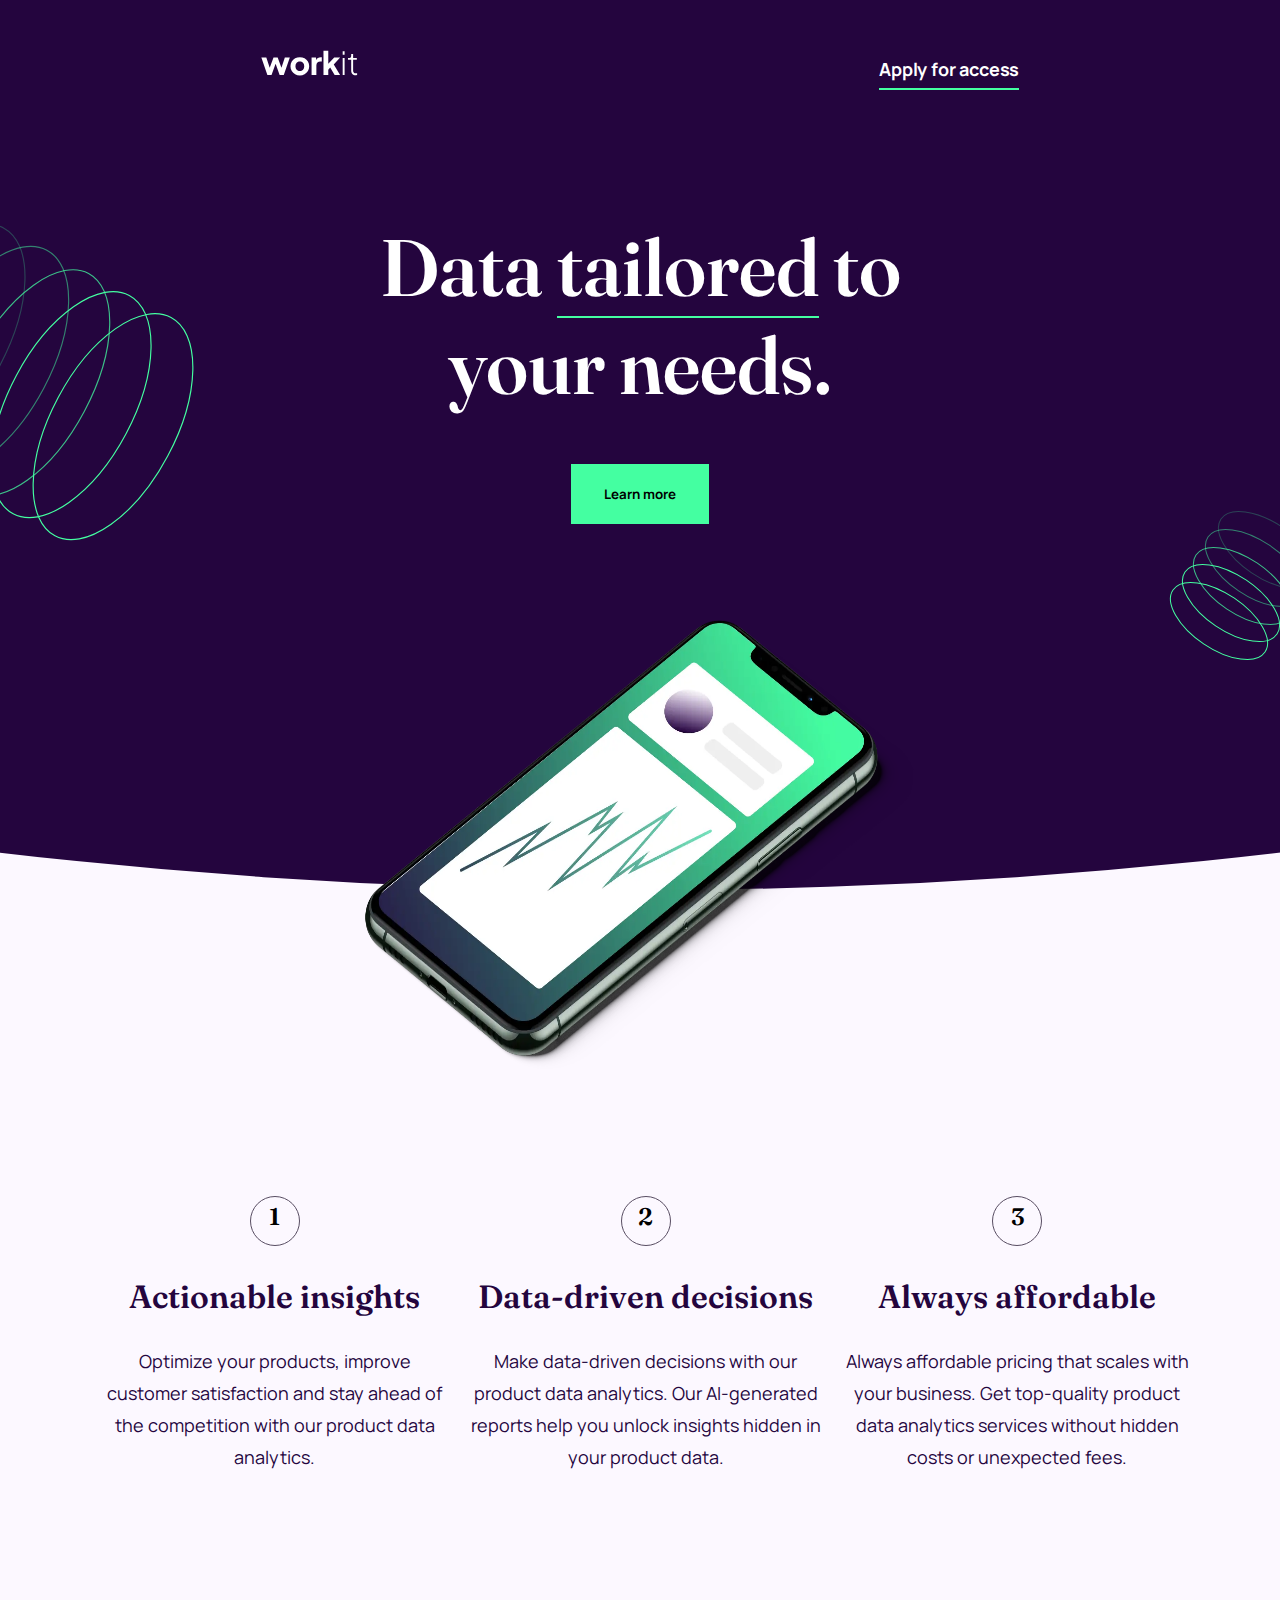
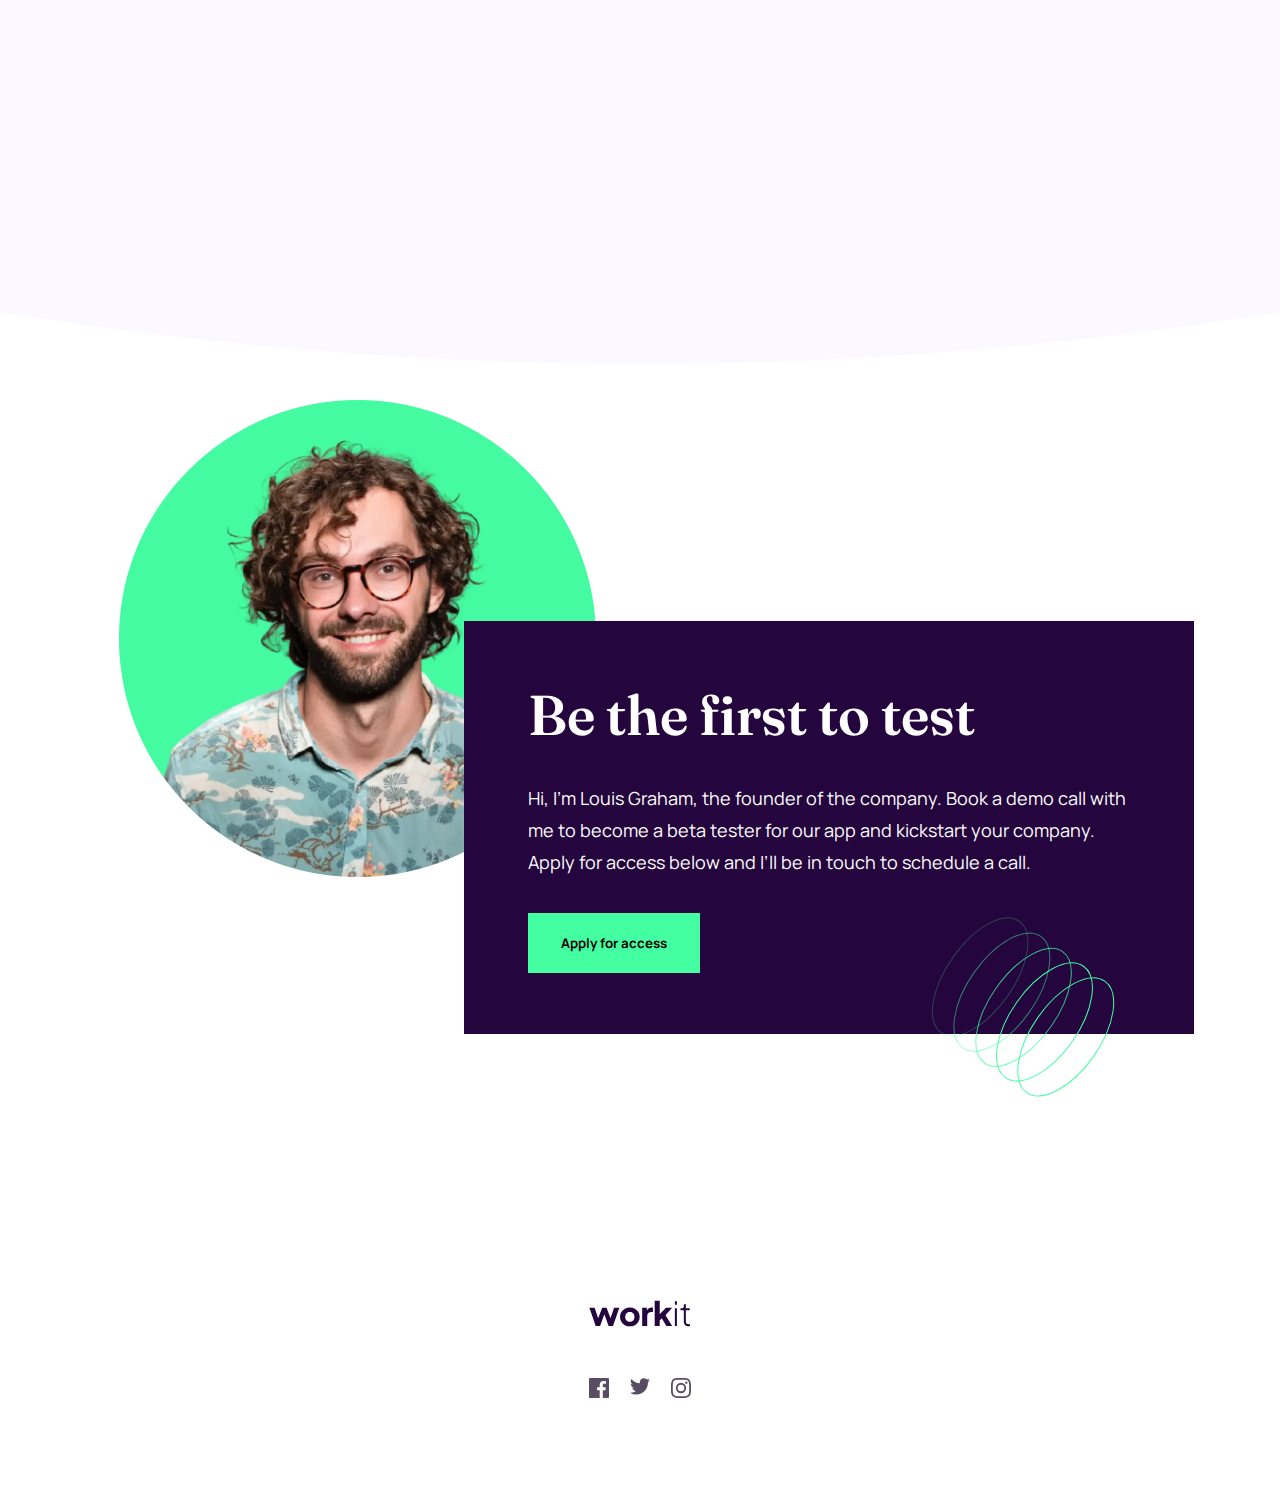
<file: docs/index.html>
<!DOCTYPE html>
<html lang="en">
  <head>
    <meta charset="UTF-8" />
    <meta name="viewport" content="width=device-width, initial-scale=1.0" />

    <link
      rel="icon"
      type="image/png"
      sizes="32x32"
      href="./assets/images/favicon-32x32.png"
    />
    <link rel="stylesheet" type="text/css" href="./style/style.css" />
    <link rel="stylesheet" type="text/css" href="./style/bootstrap-grid.css" />

    <title>Frontend Mentor | Workit landing page</title>
  </head>
  <body>
    <header class="w-margin-top-50">
      <a href="/"
        ><img class="w-main-icon w-icon" src="./assets/images/logo-light.svg"
      /></a>
      <button
        type="submit"
        class="w-main-button w-secondary-button w-text-line w-text-white"
      >
        Apply for access
      </button>
    </header>

    <div class="w-page-wrapper">
      <section class="w-main-section">
        <div class="w-main-section w-bg-curved w-bg-dark-purple"></div>

        <div class="w-home-presentation">
          <h1 class="w-main-title w-text-white">
            Data <span class="w-text-line">tailored</span> to your needs.
          </h1>
          <button class="w-primary-button w-margin-top-50">Learn more</button>
        </div>
        <img class="w-pattern-1" src="./assets/images/bg-pattern-1.svg" />
        <img class="w-pattern-2" src="./assets/images/bg-pattern-2.svg" />
        <img class="w-hero" src="./assets/images/image-hero.webp" />
      </section>

      <section class="w-second-section">
        <div class="w-second-section w-bg-curved w-bg-ghost-white"></div>

        <div class="w-second-content">
          <div class="w-container">
            <div class="w-circle">
              <h2 class="w-circle-text">1</h2>
            </div>

            <div class="w-container-bottom">
              <h2 class="w-margin-bottom-28 w-second-title w-text-dark-purple">
                Actionable insights
              </h2>

              <p class="w-text w-text-dark-purple">
                Optimize your products, improve customer satisfaction and stay
                ahead of the competition with our product data analytics.
              </p>
            </div>
          </div>

          <div class="w-container">
            <div class="w-circle">
              <h2 class="w-circle-text">2</h2>
            </div>
            <div class="w-container-bottom">
              <h2 class="w-margin-bottom-28 w-second-title w-text-dark-purple">
                Data-driven decisions
              </h2>

              <p class="w-text w-text-dark-purple">
                Make data-driven decisions with our product data analytics. Our
                AI-generated reports help you unlock insights hidden in your
                product data.
              </p>
            </div>
          </div>

          <div class="w-container">
            <div class="w-circle">
              <h2 class="w-circle-text">3</h2>
            </div>
            <div class="w-container-bottom">
              <h2 class="w-margin-bottom-28 w-second-title w-text-dark-purple">
                Always affordable
              </h2>

              <p class="w-text w-text-dark-purple">
                Always affordable pricing that scales with your business. Get
                top-quality product data analytics services without hidden costs
                or unexpected fees.
              </p>
            </div>
          </div>
        </div>
      </section>

      <section class="w-third-section">
        <div class="w-third-content">
          <img class="w-founder-img" src="assets/images/image-founder.webp" />

          <div class="w-box w-bg-dark-purple">
            <div class="w-box-content">
              <h1 class="w-third-title w-text-white">Be the first to test</h1>

              <p class="w-text w-text-white">
                Hi, I'm Louis Graham, the founder of the company. Book a demo
                call with me to become a beta tester for our app and kickstart
                your company. Apply for access below and I’ll be in touch to
                schedule a call.
              </p>
              <button class="w-primary-button">Apply for access</button>
            </div>
            <img class="w-pattern-3" src="./assets/images/bg-pattern-3.svg" />
          </div>
        </div>
      </section>
    </div>

    <footer class="w-footer">
      <div class="w-footer-content">
        <img class="w-logo" src="./assets/images/logo-dark.svg" />

        <div class="w-media-icons">
          <a href="#" ><img src="./assets/images/icon-facebook.svg" /></a>
          <a href="#" ><img src="./assets/images/icon-twitter.svg" /></a>
          <a href="#" ><img src="./assets/images/icon-instagram.svg " /></a>
        </div>
      </div>
    </footer>
  </body>
</html>
</file>
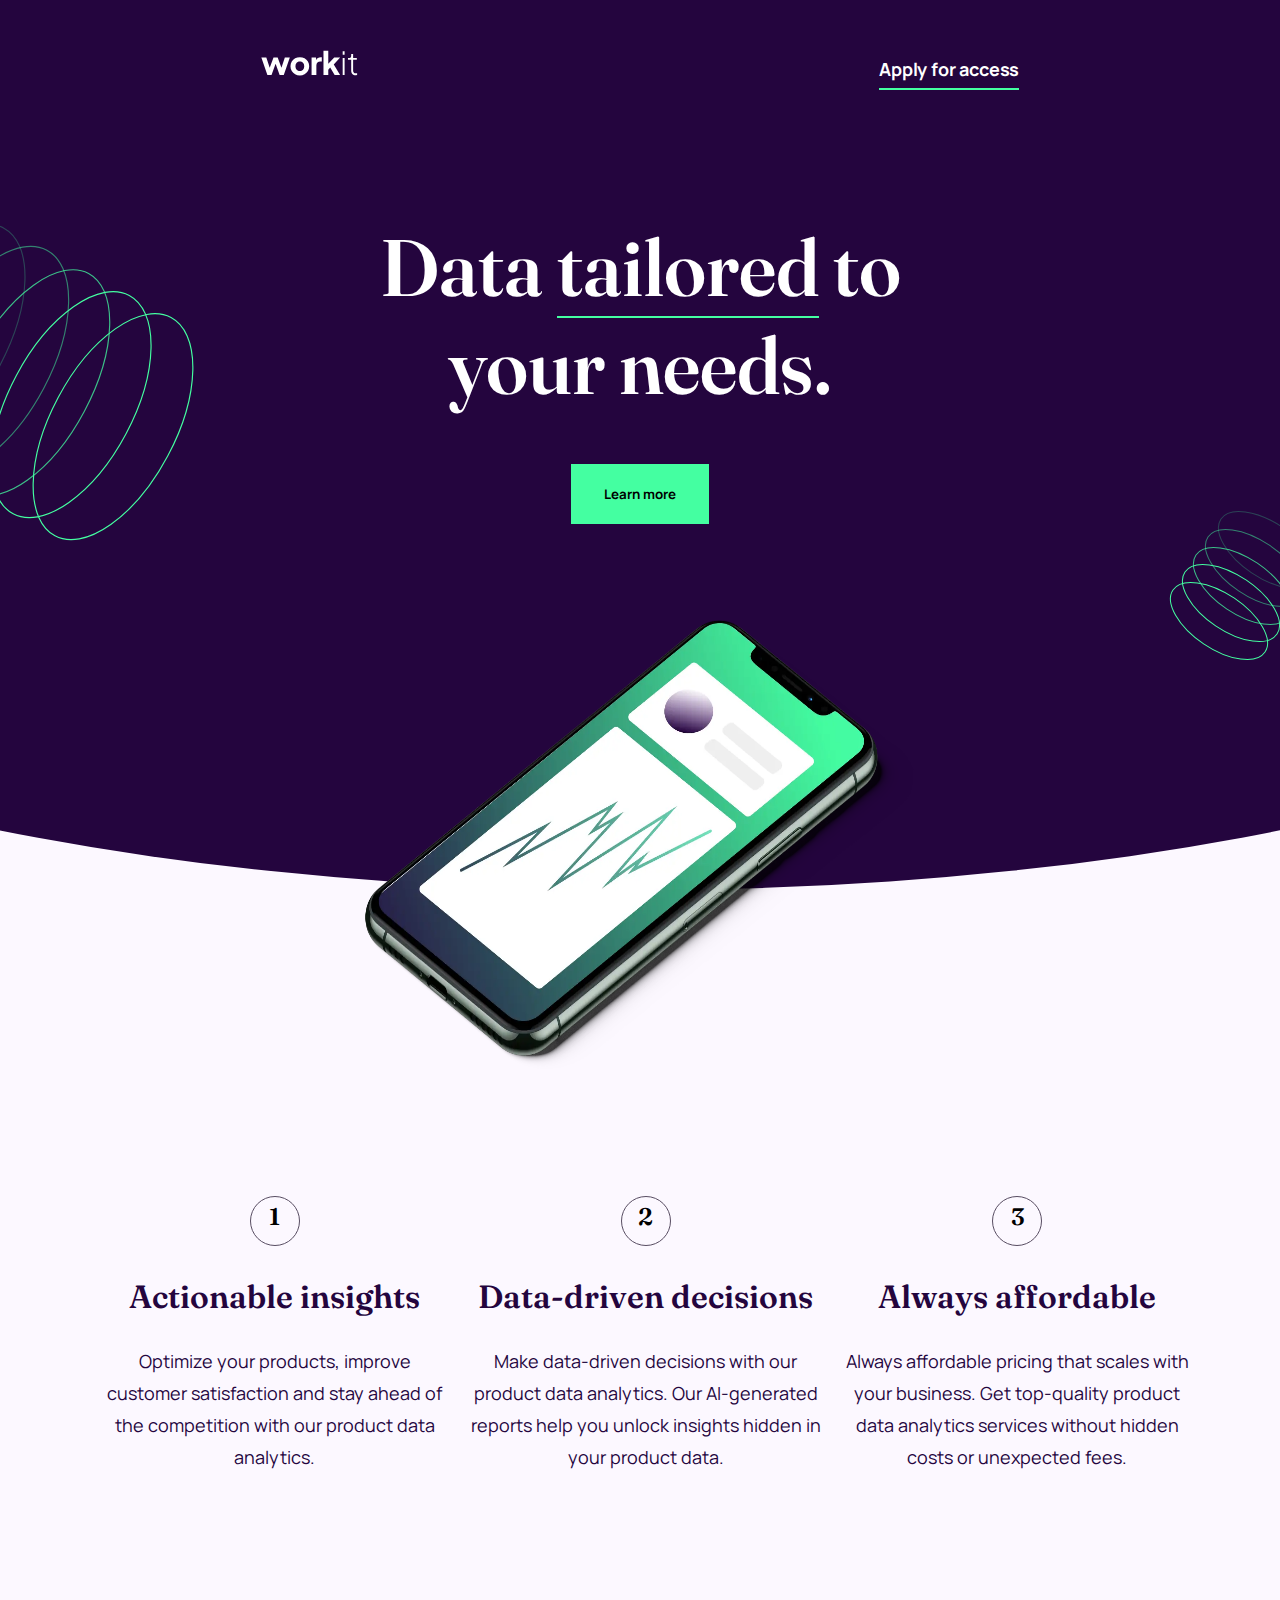
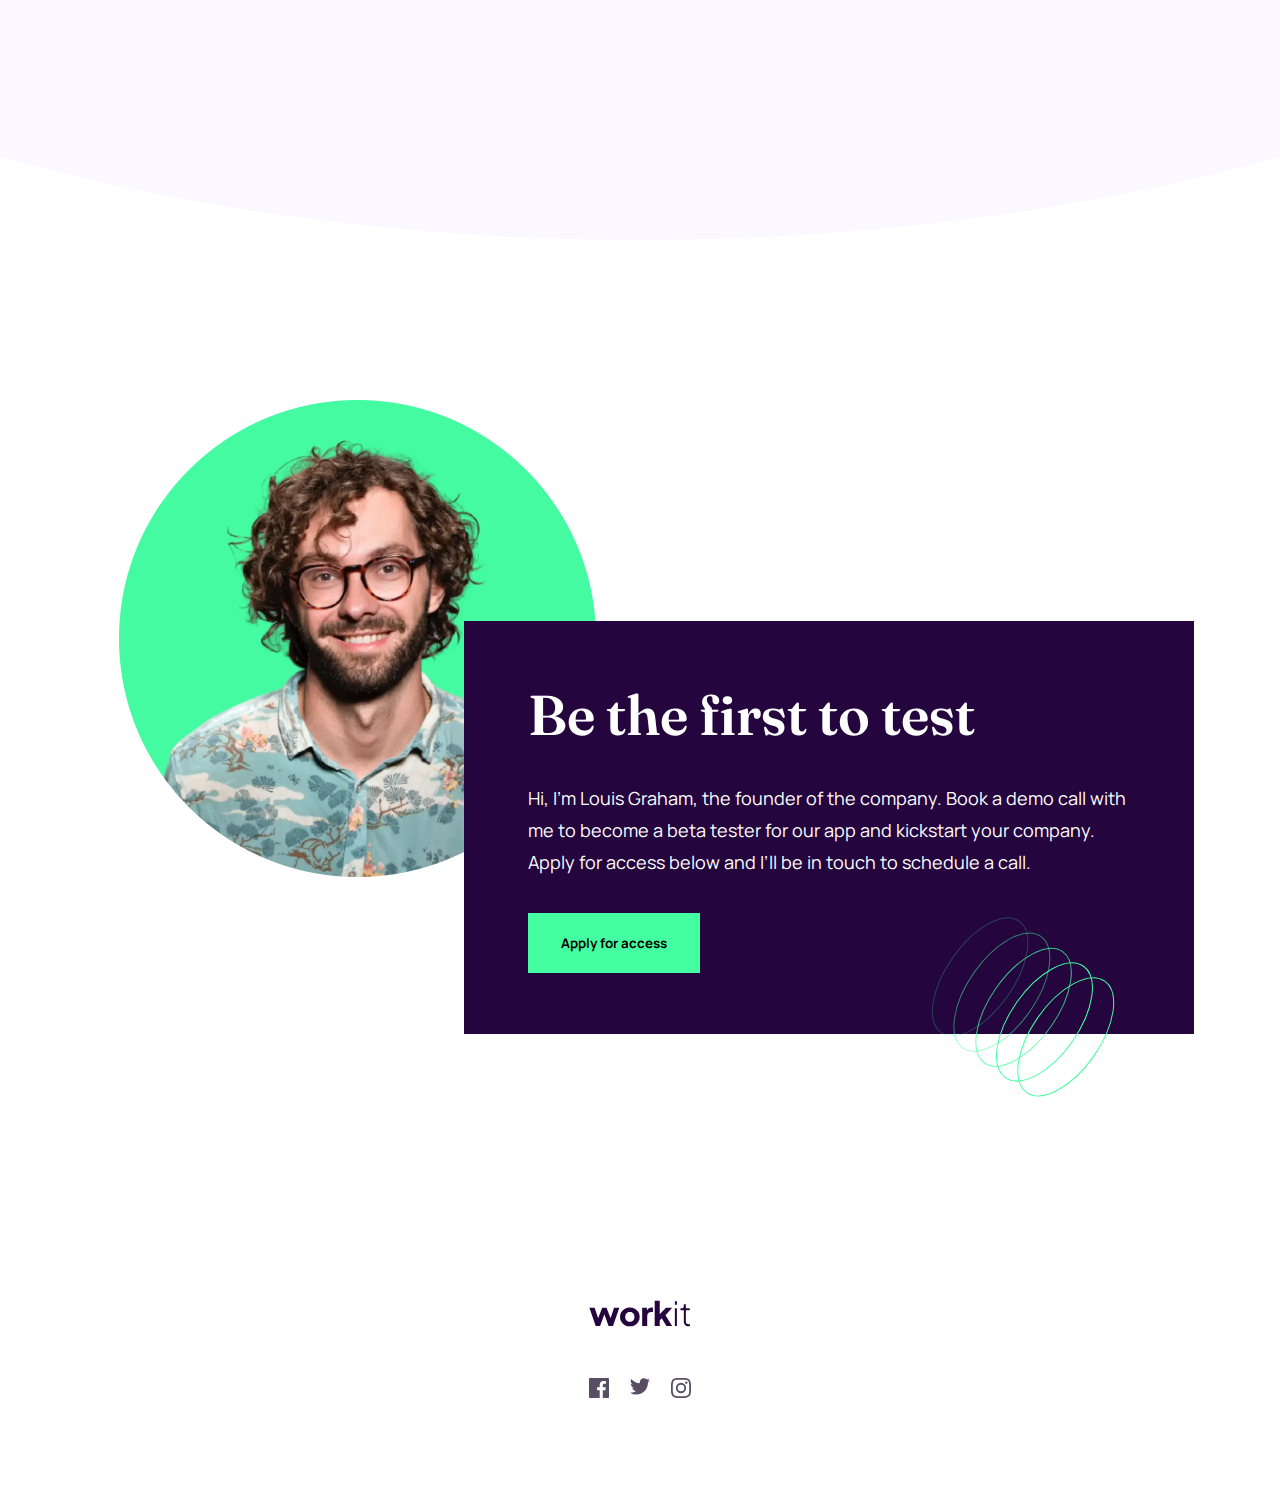
<file: starter-code/index.html>
<!DOCTYPE html>
<html lang="en">
  <head>
    <meta charset="UTF-8" />
    <meta name="viewport" content="width=device-width, initial-scale=1.0" />

    <link
      rel="icon"
      type="image/png"
      sizes="32x32"
      href="./assets/images/favicon-32x32.png"
    />
    <link rel="stylesheet" type="text/css" href="./style/style.css" />
    <link rel="stylesheet" type="text/css" href="./style/bootstrap-grid.css" />

    <title>Frontend Mentor | Workit landing page</title>
  </head>
  <body>
    <header class="w-margin-top-50">
      <a href="localhost"
        ><img class="w-main-icon w-icon" src="./assets/images/logo-light.svg"
      /></a>
      <button
        type="submit"
        class="w-main-button w-secondary-button w-text-line w-text-white"
      >
        Apply for access
      </button>
    </header>

    <div class="w-page-wrapper">
      <section class="w-main-section">
        <div class="w-main-section w-bg-curved w-bg-dark-purple"></div>

        <div class="w-home-presentation">
          <h1 class="w-main-title w-text-white">
            Data <span class="w-text-line">tailored</span> to your needs.
          </h1>
          <button class="w-primary-button w-margin-top-50">Learn more</button>
        </div>
        <img class="w-pattern-1" src="./assets/images/bg-pattern-1.svg" />
        <img class="w-pattern-2" src="./assets/images/bg-pattern-2.svg" />
        <img class="w-hero" src="./assets/images/image-hero.webp" />
      </section>

      <section class="w-second-section">
        <div class="w-second-section w-bg-curved w-bg-ghost-white"></div>

        <div class="w-second-content">
          <div class="w-container">
            <div class="w-circle">
              <h2 class="w-circle-text">1</h2>
            </div>

            <div class="w-container-bottom">
              <h2 class="w-margin-bottom-28 w-second-title w-text-dark-purple">
                Actionable insights
              </h2>

              <p class="w-text w-text-dark-purple">
                Optimize your products, improve customer satisfaction and stay
                ahead of the competition with our product data analytics.
              </p>
            </div>
          </div>

          <div class="w-container">
            <div class="w-circle">
              <h2 class="w-circle-text">2</h2>
            </div>
            <div class="w-container-bottom">
              <h2 class="w-margin-bottom-28 w-second-title w-text-dark-purple">
                Data-driven decisions
              </h2>

              <p class="w-text w-text-dark-purple">
                Make data-driven decisions with our product data analytics. Our
                AI-generated reports help you unlock insights hidden in your
                product data.
              </p>
            </div>
          </div>

          <div class="w-container">
            <div class="w-circle">
              <h2 class="w-circle-text">3</h2>
            </div>
            <div class="w-container-bottom">
              <h2 class="w-margin-bottom-28 w-second-title w-text-dark-purple">
                Always affordable
              </h2>

              <p class="w-text w-text-dark-purple">
                Always affordable pricing that scales with your business. Get
                top-quality product data analytics services without hidden costs
                or unexpected fees.
              </p>
            </div>
          </div>
        </div>
      </section>

      <section class="w-third-section">
        <div class="w-third-content">
          <img class="w-founder-img" src="assets/images/image-founder.webp" />

          <div class="w-box w-bg-dark-purple">
            <div class="w-box-content">
              <h1 class="w-third-title w-text-white">Be the first to test</h1>

              <p class="w-text w-text-white">
                Hi, I'm Louis Graham, the founder of the company. Book a demo
                call with me to become a beta tester for our app and kickstart
                your company. Apply for access below and I’ll be in touch to
                schedule a call.
              </p>
              <button class="w-primary-button">Apply for access</button>
            </div>
            <img class="w-pattern-3" src="./assets/images/bg-pattern-3.svg" />
          </div>
        </div>
      </section>
    </div>

    <footer class="w-footer">
      <div class="w-footer-content">
        <img class="w-logo" src="./assets/images/logo-dark.svg" />

        <div class="w-media-icons">
          <a href="#" ><img src="./assets/images/icon-facebook.svg" /></a>
          <a href="#" ><img src="./assets/images/icon-twitter.svg" /></a>
          <a href="#" ><img src="./assets/images/icon-instagram.svg " /></a>
        </div>
      </div>
    </footer>
  </body>
</html>
</file>
<file: docs/style/style.css>
@font-face {
  font-family: "Manrope";
  src: url("../assets/fonts/manrope/Manrope-VariableFont_wght.ttf")
    format("truetype");
}

@font-face {
  font-family: "Fraunces 144pt";
  src: url("../assets/fonts/fraunces/Fraunces-VariableFont_SOFT\,WONK\,opsz\,wght.ttf")
    format("truetype");
}

* {
  margin: 0;
  padding: 0;
}

body,
html {
  overflow-x: hidden;
  width: 100%;
}

@media screen {
  /* HEADER */

  header {
    display: flex;
    justify-content: space-around;
    position: absolute;
    width: 100%;
    height: 24px;
    z-index: 2;
  }

  /* WRAPPER */

  .w-page-wrapper {
    display: flex;
    flex-direction: column;
    height: 2600px;
    width: 100%;
  }

  /* Main Section */

  .w-main-section {
    display: flex;
    position: absolute;
    flex-direction: column;
    align-items: center;
    width: 100%;
    height: 680px;
  }

  .w-main-section::before {
    content: "";
    background-color: #24053e;
    position: absolute;
    width: 100%;
    height: 690px;
    border-radius: 0 0 200% 200%;
    transform: translateY(-250%) scale(6);
    transform-origin: center;
    overflow: hidden;
  }

  .w-home-presentation {
    display: flex;
    position: relative;
    width: 343px;
    top: 26%;
    flex-direction: column;
    align-items: center;
  }

  .w-hero {
    display: block;
    position: absolute;
    top: 460px;
    width: 380px;
    height: 380px;
    z-index: 2;
  }

  .w-pattern-1 {
    display: none;
  }

  .w-pattern-2 {
    display: none;
  }

  /* SECOND SECTION  */

  .w-second-section {
    display: flex;
    position: absolute;
    top: 600px;
    flex-direction: column;
    align-items: center;
    width: 100%;
    height: 1400px;
    z-index: -1;
  }

  .w-second-section::before {
    content: "";
    background-color: #fcf8ff;
    position: absolute;
    width: 100%;
    height: 1100px;
    border-radius: 0 0 200% 200%;
    transform: translateY(-240%) scale(6);
    transform-origin: center;
    overflow: hidden;
  }

  .w-second-content {
    display: flex;
    flex-direction: column;
    position: relative;
    top: 350px;
    height: 476px;
    width: 380px;
    align-items: center;
    justify-content: space-between;
  }

  .w-container {
    margin-left: 12px;
    display: flex;
    flex-direction: row;
    justify-content: space-around;
    align-items: center;
    width: 100%;
    height: 300px;
  }

  .w-container-bottom {
    width: 290px;
  }

  /* THIRD SECTION */

  .w-third-section {
    display: flex;
    position: relative;
    justify-content: center;
    top: 1900px;
    width: 100%;
    height: 603px;
  }

  .w-third-content {
    width: 343px;
    height: 100%;
  }

  .w-founder-img {
    margin-left: 35px;
    height: 281px;
    width: 281px;
  }

  .w-box {
    display: flex;
    position: relative;
    flex-direction: column;
    align-items: center;
    justify-content: space-around;
    bottom: 62px;
    width: 343px;
    height: 375px;
  }

  .w-box-content {
    display: flex;
    flex-direction: column;
    justify-content: space-evenly;
    align-items: center;
    width: 281px;
    height: 100%;
  }

  .w-pattern-3 {
    display: none;
  }

  /* FOOTER  */

  .w-footer {
    display: flex;
    justify-content: center;
    height: 212px;
    width: 100%;
  }

  .w-footer-content {
    display: flex;
    flex-direction: column;
    justify-content: space-between;
    width: 102px;
    height: 102px;
  }

  .w-media-icons {
    display: flex;
    justify-content: space-between;
  }

  .w-media-icons a {
    cursor: pointer;
    color: #584d62;
  }

  .w-media-icons a:active {
    color: black;
  }

  /* CSS UTILITARY */

  .w-main-title {
    font-family: "Fraunces 144pt";
    font-size: 50px;
    font-weight: 600;
    text-align: center;
  }

  .w-second-title {
    font-family: "Fraunces 144pt";
    font-style: normal;
    font-weight: 600;
    font-size: 24px;
    line-height: 40px;
  }

  .w-third-title {
    /* Heading M */
    font-family: "Fraunces 144pt";
    font-style: normal;
    font-weight: 600;
    font-size: 28px;
    line-height: 64px;
  }

  .w-text {
    /* Body */
    font-family: "Manrope";
    font-style: normal;
    font-weight: 400;
    font-size: 16px;
    line-height: 32px;
  }

  .w-circle {
    box-sizing: border-box;

    /* Davy's Grey */
    border: 1px solid #584d62;
    border-radius: 30.5px;

    width: 50px;
    height: 50px;

    text-align: center;
  }
  .w-circle-text {
    /* TEXT  */

    font-family: "Fraunces 144pt";
    font-style: normal;
    font-weight: 600;
    font-size: 24px;
    line-height: 40px;
  }
}

@media screen and (min-width: 576px) {
  /* HEADER */

  header {
    display: flex;
    justify-content: space-around;
    position: absolute;
    width: 100%;
    height: 24px;
    z-index: 2;
  }

  /* WRAPPER */

  .w-page-wrapper {
    display: flex;
    flex-direction: column;
    height: 2600px;
    width: 100%;
  }

  /* Main Section */

  .w-main-section {
    display: flex;
    position: absolute;
    flex-direction: column;
    align-items: center;
    width: 100%;
    height: 680px;
  }


  .w-home-presentation {
    display: flex;
    position: relative;
    width: 343px;
    top: 26%;
    flex-direction: column;
    align-items: center;
  }

  .w-hero {
    display: block;
    position: absolute;
    top: 460px;
    width: 380px;
    height: 380px;
    z-index: 2;
  }

  .w-pattern-1 {
    display: none;
  }

  .w-pattern-2 {
    display: none;
  }

  /* SECOND SECTION  */

  .w-second-section {
    display: flex;
    position: absolute;
    top: 600px;
    flex-direction: column;
    align-items: center;
    width: 100%;
    height: 1300px;
    z-index: -1;
  }

  
  .w-second-content {
    display: flex;
    flex-direction: column;
    position: relative;
    top: 300px;
    height: 476px;
    width: 580px;
    align-items: center;
    justify-content: space-between;
  }

  .w-container {
    margin-left: 12px;
    display: flex;
    flex-direction: row;
    justify-content: space-between;
    align-items: center;
    width: 100%;
    height: 108px;
  }

  .w-container-bottom {
    width: 490px;
  }

  /* THIRD SECTION */

  .w-third-section {
    display: flex;
    position: relative;
    justify-content: center;
    top: 1750px;
    width: 100%;
    height: 603px;
  }

  .w-third-content {
    width: 343px;
    height: 100%;
  }

  .w-founder-img {
    margin-left: 35px;
    height: 281px;
    width: 281px;
  }

  .w-box {
    display: flex;
    position: relative;
    flex-direction: column;
    align-items: center;
    justify-content: space-around;
    bottom: 62px;
    width: 343px;
    height: 375px;
  }

  .w-box-content {
    display: flex;
    flex-direction: column;
    justify-content: space-evenly;
    align-items: center;
    width: 281px;
    height: 100%;
  }

  .w-pattern-3 {
    display: none;
  }

  /* FOOTER  */

  .w-footer {
    display: flex;
    justify-content: center;
    height: 212px;
    width: 100%;
  }

  .w-footer-content {
    display: flex;
    flex-direction: column;
    justify-content: space-between;
    width: 102px;
    height: 102px;
  }

  .w-media-icons {
    display: flex;
    justify-content: space-between;
  }

  .w-media-icons a {
    cursor: pointer;
    color: #584d62;
  }

  .w-media-icons a:active {
    color: black;
  }

  /* CSS UTILITARY */

  .w-main-title {
    font-family: "Fraunces 144pt";
    font-size: 50px;
    font-weight: 600;
    text-align: center;
  }

  .w-second-title {
    font-family: "Fraunces 144pt";
    font-style: normal;
    font-weight: 600;
    font-size: 28px;
    line-height: 40px;
  }

  .w-third-title {
    /* Heading M */
    font-family: "Fraunces 144pt";
    font-style: normal;
    font-weight: 600;
    font-size: 32px;
    line-height: 64px;
  }

  .w-text {
    /* Body */
    font-family: "Manrope";
    font-style: normal;
    font-weight: 400;
    font-size: 16px;
    line-height: 32px;
  }

  .w-circle {
    box-sizing: border-box;

    /* Davy's Grey */
    border: 1px solid #584d62;
    border-radius: 30.5px;

    width: 50px;
    height: 50px;

    text-align: center;
  }
  .w-circle-text {
    /* TEXT  */

    font-family: "Fraunces 144pt";
    font-style: normal;
    font-weight: 600;
    font-size: 24px;
    line-height: 40px;
  }
}

@media screen and (min-width: 768px) {
  .w-home-presentation {
    width: 570px;
  }

  .w-pattern-1 {
    display: block;
    position: absolute;
    width: 360px;
    left: -200px;
    top: 20%;
  }

  .w-pattern-2 {
    display: block;
    position: absolute;
    right: -90px;
    top: 50%;
  }

  /* SECOND SECTION  */

  .w-second-content {
    flex-direction: column;
    justify-content: space-between;
    top: 300px;
    height: 476px;
    width: 583px;
  }

  .w-container {
    flex-direction: row;
    justify-content: space-between;
    height: 108px;
    width: 100%;
  }

  .w-container-bottom {
    width: 493px;
  }

  /* THIRD SECTION */

  .w-third-section {
    display: flex;
    justify-content: center;
    height: 526px;
    top: 1800px;
  }

  .w-third-content {
    display: block;
    width: 689px;
    height: 100%;
  }

  .w-box {
    display: flex;
    position: relative;
    flex-direction: column;
    align-items: center;
    justify-content: space-around;
    left: 172px;
    bottom: 140px;
    width: 514px;
    height: 375px;
  }

  .w-box-content {
    display: flex;
    flex-direction: column;
    justify-content: space-between;
    align-items: start;
    width: 402px;
    height: 271px;
  }

  .w-pattern-3 {
    display: block;
    position: absolute;
    top: 280px;
    right: 60px;
  }
}

@media screen and (min-width: 992px) {
  /* HEADER */

  Header {
    justify-content: space-around;
  }

  /* PAGE WRAPPER  */

  .w-page-wrapper {
    height: 2750px;
  }

  /* MAIN SECTION  */

  .w-main-section {
    height: 990px;
  }

  .w-main-section::before {
    height: 890px;
  }

  .w-pattern-1 {
    width: 460px;
    left: -200px;
    top: 20%;
  }

  .w-pattern-2 {
    right: -50px;
    top: 50%;
  }

  .w-home-presentation {
    top: 22%;
    width: 635px;
  }

  .w-main-title {
    font-size: 80px;
  }

  .w-hero {
    display: block;
    position: absolute;
    top: 620px;
    width: 550px;
    height: 450px;
  }

  /* SECOND SECTION  */

  .w-second-section {
    height: 1300px;
  }

  .w-second-section::before {
    height: 1240px;
  }

  .w-second-content {
    top: 560px;
  }

  /* THIRD SECTION  */
  .w-third-section {
    top: 2000px;
  }
}

@media screen and (min-width: 1200px) {
  /* Main Section */

  /* PAGE WRAPPER  */

  .w-page-wrapper {
    height: 2900px;
  }

  /* SECOND SECTION  */

  .w-second-section {
    height: 1200px;
  }

  .w-second-content {
    display: flex;
    height: 308px;
    width: 1114px;
    position: relative;
    top: 580px;
    flex-direction: row;
    align-items: center;
    justify-content: space-around;
  }

  .w-container {
    display: flex;
    flex-direction: column;
    justify-content: space-around;
    align-items: center;
    text-align: center;
    width: 354px;
    height: 100%;
  }

  .w-container-bottom {
    width: 354px;
  }

  /* THIRD SECTION */

  .w-third-section {
    display: flex;
    justify-content: center;
    width: 100%;
    height: 640px;
    top: 2000px;
  }

  .w-third-content {
    width: 1112px;
    height: 100%;
  }

  .w-founder-img {
    height: 477px;
    width: 477px;
  }

  .w-box {
    display: flex;
    position: relative;
    flex-direction: column;
    align-items: center;
    justify-content: space-around;
    left: 380px;
    bottom: 260px;
    width: 730px;
    height: 413px;
  }

  .w-box-content {
    display: flex;
    flex-direction: column;
    justify-content: space-between;
    align-items: start;
    width: 602px;
    height: 290px;
  }

  /* CSS UTILITY */

  .w-second-title {
    font-size: 32px;
  }

  .w-third-title {
    font-size: 56px;
  }

  .w-text {
    font-size: 18px;
  }
}

/* CSS UTILITARY */

/* BACKGROUND  */

.w-bg-ghost-white {
  background-color: #fcf8ff;
}

.w-bg-dark-purple {
  background-color: #24053e;
}

.w-bg-curved {
  display: none;
  width: 100%;
  background-size: 200%;
  border-radius: 0 0 100% 100%;
}

/* TEXT  */

.w-text-white {
  color: #fff;
}

.w-text-davy-grey {
  color: #584d62;
}

.w-text-dark-purple {
  color: #24053e;
}

.w-text-line {
  border-bottom: 2px solid #44ffa1;
}

/* BUTTONS  */

.w-primary-button {
  cursor: pointer;
  font-family: "Manrope";
  font-weight: 700;
  color: black;
  background-color: #44ffa1;
  padding: 20px 32px;
  border: 1px solid #44ffa1;
  transition: 0.3s;
}

.w-primary-button:active {
  background-color: transparent;
  border: 1px solid #44ffa1;
  color: #44ffa1;
  transform: scale(0.98);
}

.w-secondary-button {
  cursor: pointer;
  font-family: "Manrope";
  font-weight: 700;
  background: transparent;
  font-size: 18px;
  line-height: 32px;
  letter-spacing: -0.18px;

  border: none;
  border-bottom: 2px solid #44ffa1;
  height: 40px;

  transition: 0.2s;
}

.w-secondary-button:active {
  color: #44ffa1;
}

.w-main-icon {
  cursor: pointer;
}

/* MARGIN */

.w-margin-top-16 {
  margin-top: 16px;
}

.w-margin-right-16 {
  margin-right: 16px;
}

.w-margin-bottom-16 {
  margin-bottom: 16px;
}

.w-margin-left-16 {
  margin-left: 16px;
}

.w-margin-top-28 {
  margin-top: 28px;
}

.w-margin-right-28 {
  margin-right: 28px;
}

.w-margin-bottom-28 {
  margin-bottom: 28px;
}

.w-margin-left-28 {
  margin-left: 28px;
}

.w-margin-top-50 {
  margin-top: 50px;
}

.w-margin-right-50 {
  margin-right: 50px;
}

.w-margin-bottom-50 {
  margin-bottom: 50px;
}

.w-margin-left-50 {
  margin-left: 50px;
}

.w-margin-top-80 {
  margin-top: 80px;
}

.w-margin-right-80 {
  margin-right: 80px;
}

.w-margin-bottom-80 {
  margin-bottom: 80px;
}

.w-margin-left-80 {
  margin-left: 80px;
}
</file>
<file: starter-code/style/style.css>
@font-face {
  font-family: "Manrope";
  src: url("../assets/fonts/manrope/Manrope-VariableFont_wght.ttf")
    format("truetype");
}

@font-face {
  font-family: "Fraunces 144pt";
  src: url("../assets/fonts/fraunces/Fraunces-VariableFont_SOFT\,WONK\,opsz\,wght.ttf")
    format("truetype");
}

* {
  margin: 0;
  padding: 0;
}

body,
html {
  overflow-x: hidden;
}

@media screen and (min-width: 576px) {
  /* HEADER */

  header {
    display: flex;
    justify-content: space-around;
    position: absolute;
    width: 100%;
    height: 24px;
    z-index: 2;
  }

  /* WRAPPER */

  .w-page-wrapper {
    display: flex;
    flex-direction: column;
    height: 2600px;
    width: 100%;
  }

  /* Main Section */

  .w-main-section {
    display: flex;
    position: absolute;
    flex-direction: column;
    align-items: center;
    width: 100%;
    height: 680px;
  }

  .w-main-section::before {
    content: "";
    background-color: #24053e;
    position: absolute;
    width: 200%;
    height: 690px;
    border-radius: 0 0 200% 200%;
  }

  .w-home-presentation {
    display: flex;
    position: relative;
    width: 343px;
    top: 26%;
    flex-direction: column;
    align-items: center;
  }

  .w-hero {
    display: block;
    position: absolute;
    top: 460px;
    width: 380px;
    height: 380px;
    z-index: 2;
  }

  .w-pattern-1 {
    display: none;
  }

  .w-pattern-2 {
    display: none;
  }

  /* SECOND SECTION  */

  .w-second-section {
    display: flex;
    position: absolute;
    top: 600px;
    flex-direction: column;
    align-items: center;
    width: 100%;
    height: 1300px;
    z-index: -1;
  }

  .w-second-section::before {
    content: "";
    background-color: #fcf8ff;
    position: absolute;
    width: 200%;
    height: 1000px;
    border-radius: 0 0 200% 200%;
  }
  .w-second-content {
    display: flex;
    flex-direction: column;
    position: relative;
    top: 300px;
    height: 476px;
    width: 580px;
    align-items: center;
    justify-content: space-between;
  }

  .w-container {
    margin-left: 12px;
    display: flex;
    flex-direction: row;
    justify-content: space-between;
    align-items: center;
    width: 100%;
    height: 108px;
  }

  .w-container-bottom {
    width: 490px;
  }

  /* THIRD SECTION */

  .w-third-section {
    display: flex;
    position: relative;
    justify-content: center;
    top: 1750px;
    width: 100%;
    height: 603px;
  }

  .w-third-content {
    width: 343px;
    height: 100%;
  }

  .w-founder-img {
    margin-left: 35px;
    height: 281px;
    width: 281px;
  }

  .w-box {
    display: flex;
    position: relative;
    flex-direction: column;
    align-items: center;
    justify-content: space-around;
    bottom: 62px;
    width: 343px;
    height: 375px;
  }

  .w-box-content {
    display: flex;
    flex-direction: column;
    justify-content: space-evenly;
    align-items: center;
    width: 281px;
    height: 100%;
  }

  .w-pattern-3 {
    display: none;
  }

  /* FOOTER  */

  .w-footer {
    display: flex;
    justify-content: center;
    height: 212px;
    width: 100%;
  }

  .w-footer-content {
    display: flex;
    flex-direction: column;
    justify-content: space-between;
    width: 102px;
    height: 102px;
  }

  .w-media-icons {
    display: flex;
    justify-content: space-between;
  }

  .w-media-icons a {
    cursor: pointer;
    color: #584d62;
  }

  .w-media-icons a:active {
    color: black;
  }

  /* CSS UTILITARY */

  .w-main-title {
    font-family: "Fraunces 144pt";
    font-size: 50px;
    font-weight: 600;
    text-align: center;
  }

  .w-second-title {
    font-family: "Fraunces 144pt";
    font-style: normal;
    font-weight: 600;
    font-size: 28px;
    line-height: 40px;
  }

  .w-third-title {
    /* Heading M */
    font-family: "Fraunces 144pt";
    font-style: normal;
    font-weight: 600;
    font-size: 32px;
    line-height: 64px;
  }

  .w-text {
    /* Body */
    font-family: "Manrope";
    font-style: normal;
    font-weight: 400;
    font-size: 16px;
    line-height: 32px;
  }

  .w-circle {
    box-sizing: border-box;

    /* Davy's Grey */
    border: 1px solid #584d62;
    border-radius: 30.5px;

    width: 50px;
    height: 50px;

    text-align: center;
  }
  .w-circle-text {
    /* TEXT  */

    font-family: "Fraunces 144pt";
    font-style: normal;
    font-weight: 600;
    font-size: 24px;
    line-height: 40px;
  }
}

@media screen and (min-width: 768px) {
  .w-home-presentation {
    width: 570px;
  }

  .w-pattern-1 {
    display: block;
    position: absolute;
    width: 360px;
    left: -200px;
    top: 20%;
  }

  .w-pattern-2 {
    display: block;
    position: absolute;
    right: -90px;
    top: 50%;
  }

  /* SECOND SECTION  */

  .w-second-content {
    flex-direction: column;
    justify-content: space-between;
    top: 300px;
    height: 476px;
    width: 583px;
  }

  .w-container {
    flex-direction: row;
    justify-content: space-between;
    height: 108px;
    width: 100%;
  }

  .w-container-bottom {
    width: 493px;
  }

  /* THIRD SECTION */

  .w-third-section {
    display: flex;
    justify-content: center;
    height: 526px;
    top: 1800px;
  }

  .w-third-content {
    display: block;
    width: 689px;
    height: 100%;
  }

  .w-box {
    display: flex;
    position: relative;
    flex-direction: column;
    align-items: center;
    justify-content: space-around;
    left: 172px;
    bottom: 140px;
    width: 514px;
    height: 375px;
  }

  .w-box-content {
    display: flex;
    flex-direction: column;
    justify-content: space-between;
    align-items: start;
    width: 402px;
    height: 271px;
  }

  .w-pattern-3 {
    display: block;
    position: absolute;
    top: 280px;
    right: 60px;
  }
}

@media screen and (min-width: 992px) {
  /* HEADER */

  Header {
    justify-content: space-around;
  }

  /* PAGE WRAPPER  */

  .w-page-wrapper {
    height: 2750px;
  }

  /* MAIN SECTION  */

  .w-main-section {
    height: 990px;
  }

  .w-main-section::before {
    height: 890px;
  }

  .w-pattern-1 {
    width: 460px;
    left: -200px;
    top: 20%;
  }

  .w-pattern-2 {
    right: -50px;
    top: 50%;
  }

  .w-home-presentation {
    top: 22%;
    width: 635px;
  }

  .w-main-title {
    font-size: 80px;
  }

  .w-hero {
    display: block;
    position: absolute;
    top: 620px;
    width: 550px;
    height: 450px;
  }

  /* SECOND SECTION  */

  .w-second-section {
    height: 1300px;
  }

  .w-second-section::before {
    height: 1240px;
  }

  .w-second-content {
    top: 560px;
  }

  /* THIRD SECTION  */
  .w-third-section {
    top: 2000px;
  }
}

@media screen and (min-width: 1200px) {
  /* Main Section */

  /* PAGE WRAPPER  */

  .w-page-wrapper {
    height: 2900px;
  }

  /* SECOND SECTION  */

  .w-second-section {
    height: 1200px;
  }

  .w-second-content {
    display: flex;
    height: 308px;
    width: 1114px;
    position: relative;
    top: 580px;
    flex-direction: row;
    align-items: center;
    justify-content: space-around;
  }

  .w-container {
    display: flex;
    flex-direction: column;
    justify-content: space-around;
    align-items: center;
    text-align: center;
    width: 354px;
    height: 100%;
  }

  .w-container-bottom {
    width: 354px;
  }

  /* THIRD SECTION */

  .w-third-section {
    display: flex;
    justify-content: center;
    width: 100%;
    height: 640px;
    top: 2000px;
  }

  .w-third-content {
    width: 1112px;
    height: 100%;
  }

  .w-founder-img {
    height: 477px;
    width: 477px;
  }

  .w-box {
    display: flex;
    position: relative;
    flex-direction: column;
    align-items: center;
    justify-content: space-around;
    left: 380px;
    bottom: 260px;
    width: 730px;
    height: 413px;
  }

  .w-box-content {
    display: flex;
    flex-direction: column;
    justify-content: space-between;
    align-items: start;
    width: 602px;
    height: 290px;
  }

  /* CSS UTILITY */

  .w-second-title {
    font-size: 32px;
  }

  .w-third-title {
    font-size: 56px;
  }

  .w-text {
    font-size: 18px;
  }
}

/* CSS UTILITARY */

/* BACKGROUND  */

.w-bg-ghost-white {
  background-color: #fcf8ff;
}

.w-bg-dark-purple {
  background-color: #24053e;
}

.w-bg-curved {
  display: none;
  width: 100%;
  background-size: 200%;
  border-radius: 0 0 100% 100%;
}

/* TEXT  */

.w-text-white {
  color: #fff;
}

.w-text-davy-grey {
  color: #584d62;
}

.w-text-dark-purple {
  color: #24053e;
}

.w-text-line {
  border-bottom: 2px solid #44ffa1;
}

/* BUTTONS  */

.w-primary-button {
  cursor: pointer;
  font-family: "Manrope";
  font-weight: 700;
  color: black;
  background-color: #44ffa1;
  padding: 20px 32px;
  border: 1px solid #44ffa1;
  transition: 0.3s;
}

.w-primary-button:active {
  background-color: transparent;
  border: 1px solid #44ffa1;
  color: #44ffa1;
  transform: scale(0.98);
}

.w-secondary-button {
  cursor: pointer;
  font-family: "Manrope";
  font-weight: 700;
  background: transparent;
  font-size: 18px;
  line-height: 32px;
  letter-spacing: -0.18px;

  border: none;
  border-bottom: 2px solid #44ffa1;
  height: 40px;

  transition: 0.2s;
}

.w-secondary-button:active {
  color: #44ffa1;
}

.w-main-icon {
  cursor: pointer;
}

/* MARGIN */

.w-margin-top-16 {
  margin-top: 16px;
}

.w-margin-right-16 {
  margin-right: 16px;
}

.w-margin-bottom-16 {
  margin-bottom: 16px;
}

.w-margin-left-16 {
  margin-left: 16px;
}

.w-margin-top-28 {
  margin-top: 28px;
}

.w-margin-right-28 {
  margin-right: 28px;
}

.w-margin-bottom-28 {
  margin-bottom: 28px;
}

.w-margin-left-28 {
  margin-left: 28px;
}

.w-margin-top-50 {
  margin-top: 50px;
}

.w-margin-right-50 {
  margin-right: 50px;
}

.w-margin-bottom-50 {
  margin-bottom: 50px;
}

.w-margin-left-50 {
  margin-left: 50px;
}

.w-margin-top-80 {
  margin-top: 80px;
}

.w-margin-right-80 {
  margin-right: 80px;
}

.w-margin-bottom-80 {
  margin-bottom: 80px;
}

.w-margin-left-80 {
  margin-left: 80px;
}
</file>
